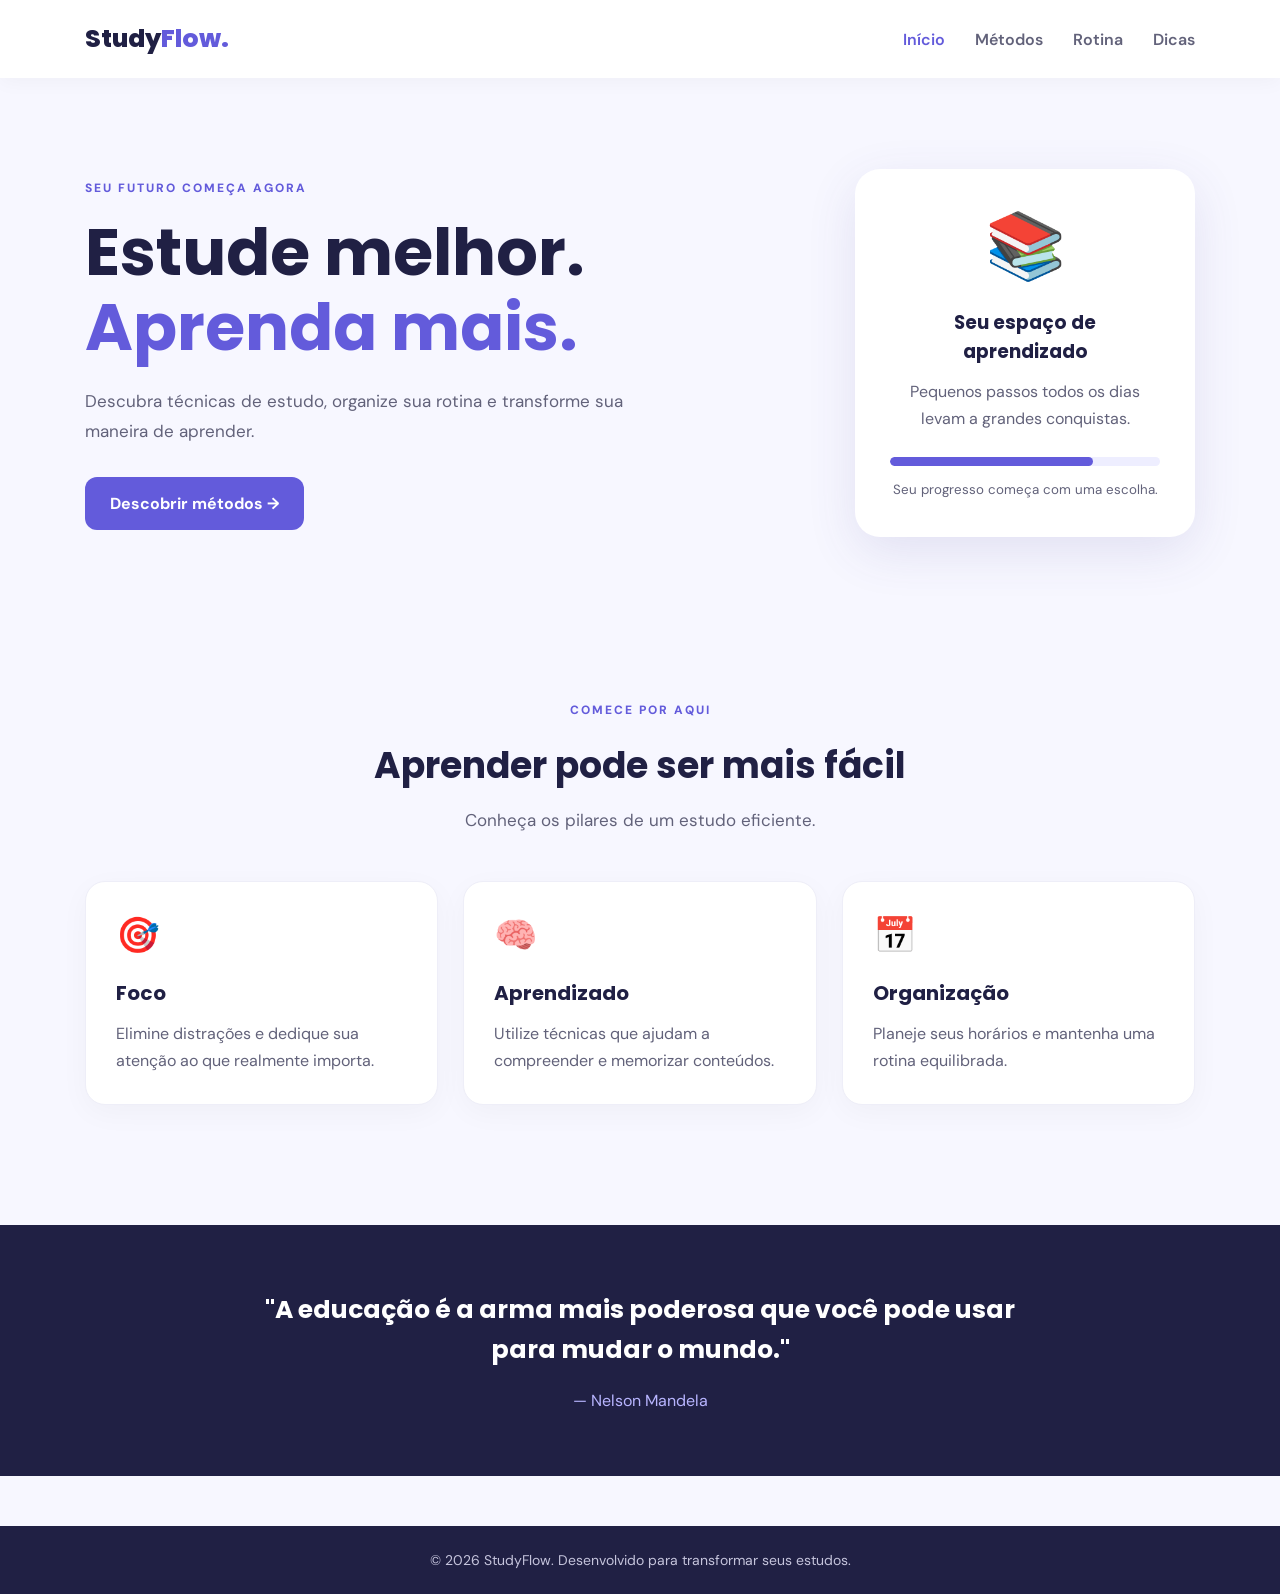
<file: index.html>
<!DOCTYPE html>
<html lang="pt-br">
<head>
    <meta charset="UTF-8">
    <meta name="viewport" content="width=device-width, initial-scale=1.0">
    <title>StudyFlow | Aprenda Melhor</title>
    <link rel="stylesheet" href="style.css">
</head>
<body>

<header>
    <nav class="navbar">
        <a href="index.html" class="logo">Study<span>Flow.</span></a>

        <div class="menu">
            <a href="index.html" class="active">Início</a>
            <a href="metodos.html">Métodos</a>
            <a href="rotina.html">Rotina</a>
            <a href="dicas.html">Dicas</a>
        </div>
    </nav>
</header>

<main>
    <section class="hero">
        <div class="hero-content">
            <span class="tag">SEU FUTURO COMEÇA AGORA</span>
            <h1>Estude melhor.<br><span>Aprenda mais.</span></h1>
            <p>
                Descubra técnicas de estudo, organize sua rotina
                e transforme sua maneira de aprender.
            </p>
            <a href="metodos.html" class="btn">Descobrir métodos →</a>
        </div>

        <div class="hero-card">
            <div class="book-icon">📚</div>
            <h3>Seu espaço de aprendizado</h3>
            <p>Pequenos passos todos os dias levam a grandes conquistas.</p>
            <div class="progress">
                <div></div>
            </div>
            <small>Seu progresso começa com uma escolha.</small>
        </div>
    </section>

    <section class="section">
        <div class="section-title">
            <span class="tag">COMECE POR AQUI</span>
            <h2>Aprender pode ser mais fácil</h2>
            <p>Conheça os pilares de um estudo eficiente.</p>
        </div>

        <div class="cards">
            <div class="card">
                <div class="card-icon">🎯</div>
                <h3>Foco</h3>
                <p>Elimine distrações e dedique sua atenção ao que realmente importa.</p>
            </div>

            <div class="card">
                <div class="card-icon">🧠</div>
                <h3>Aprendizado</h3>
                <p>Utilize técnicas que ajudam a compreender e memorizar conteúdos.</p>
            </div>

            <div class="card">
                <div class="card-icon">📅</div>
                <h3>Organização</h3>
                <p>Planeje seus horários e mantenha uma rotina equilibrada.</p>
            </div>
        </div>
    </section>

    <section class="quote">
        <h2>"A educação é a arma mais poderosa que você pode usar para mudar o mundo."</h2>
        <p>— Nelson Mandela</p>
    </section>
</main>

<footer>
    <p>© 2026 StudyFlow. Desenvolvido para transformar seus estudos.</p>
</footer>

<script src="script.js"></script>
</body>
</html>
</file>
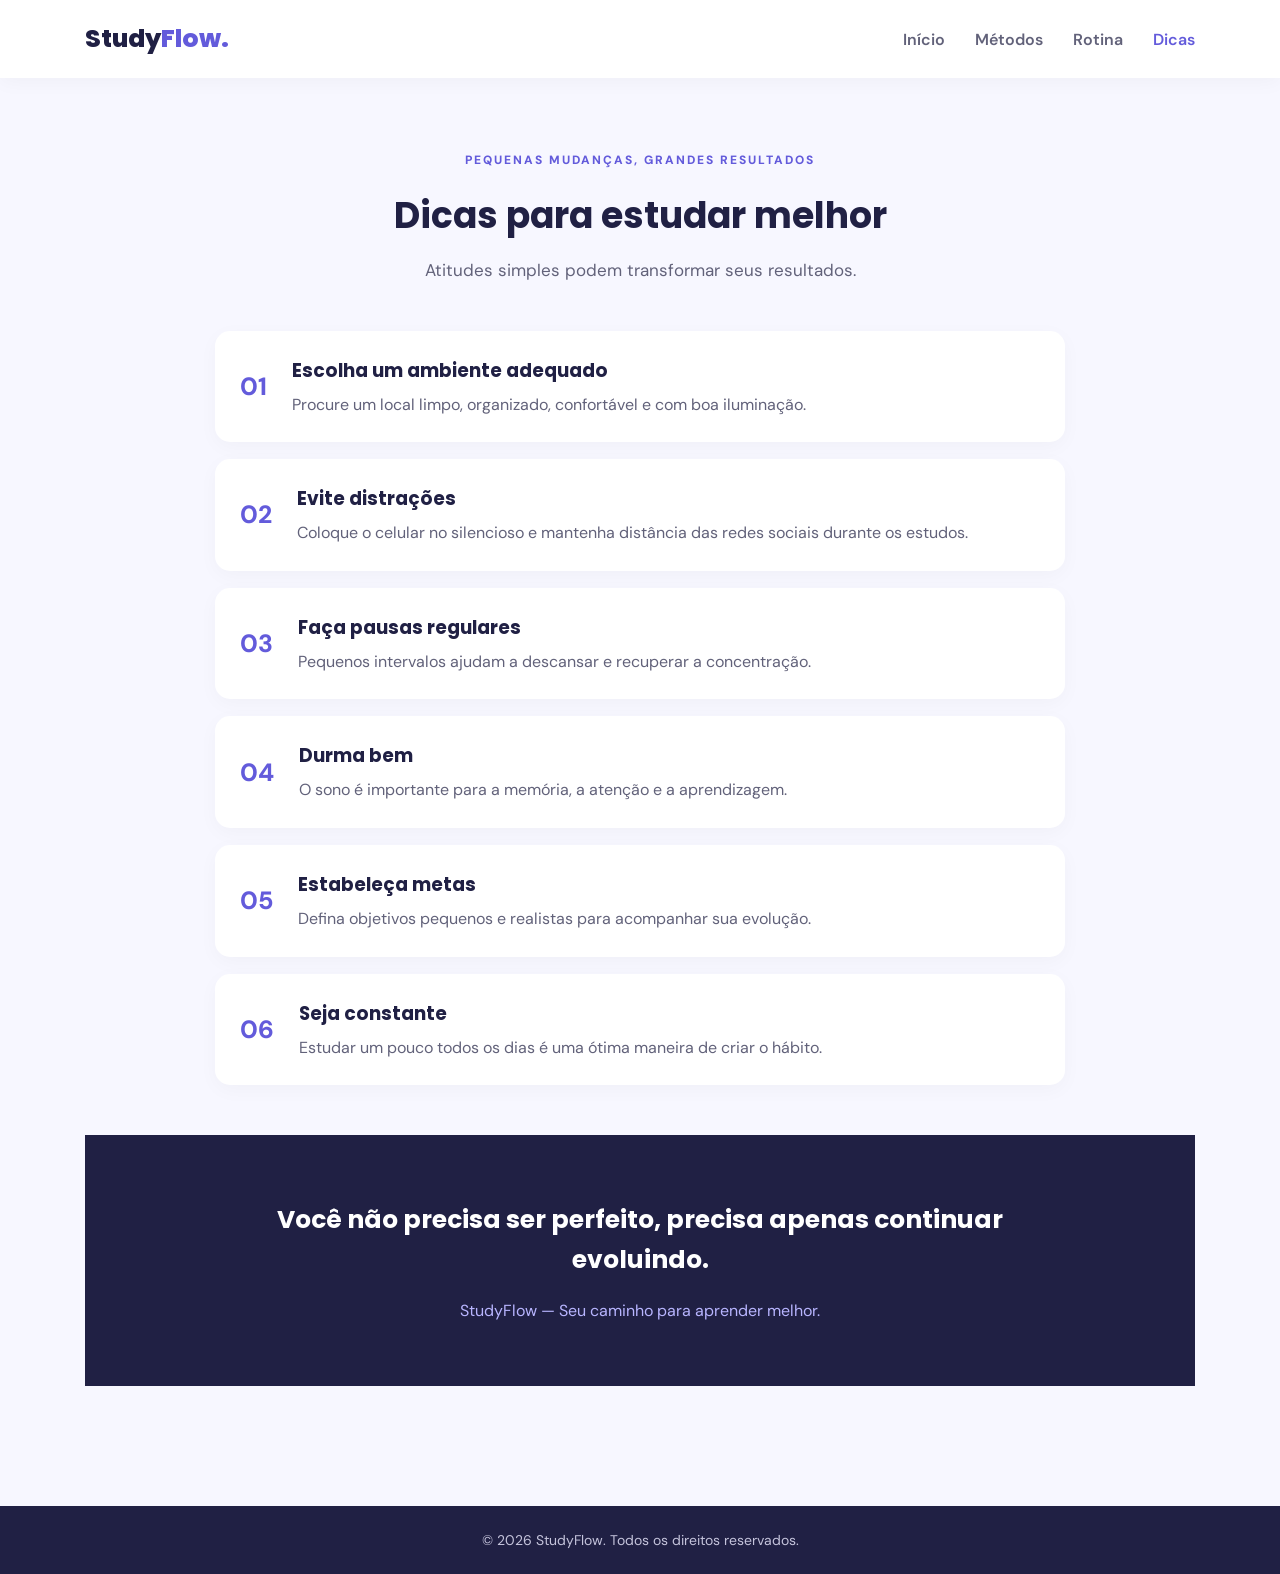
<file: dicas.html>
<!DOCTYPE html>
<html lang="pt-br">
<head>
    <meta charset="UTF-8">
    <meta name="viewport" content="width=device-width, initial-scale=1.0">
    <title>Dicas de Estudo | StudyFlow</title>
    <link rel="stylesheet" href="style.css">
</head>
<body>

<header>
    <nav class="navbar">
        <a href="index.html" class="logo">Study<span>Flow.</span></a>
        <div class="menu">
            <a href="index.html">Início</a>
            <a href="metodos.html">Métodos</a>
            <a href="rotina.html">Rotina</a>
            <a href="dicas.html" class="active">Dicas</a>
        </div>
    </nav>
</header>

<main class="page">
    <div class="section-title">
        <span class="tag">PEQUENAS MUDANÇAS, GRANDES RESULTADOS</span>
        <h1>Dicas para estudar melhor</h1>
        <p>Atitudes simples podem transformar seus resultados.</p>
    </div>

    <div class="tips-list">
        <div class="tip">
            <span>01</span>
            <div>
                <h3>Escolha um ambiente adequado</h3>
                <p>Procure um local limpo, organizado, confortável e com boa iluminação.</p>
            </div>
        </div>

        <div class="tip">
            <span>02</span>
            <div>
                <h3>Evite distrações</h3>
                <p>Coloque o celular no silencioso e mantenha distância das redes sociais durante os estudos.</p>
            </div>
        </div>

        <div class="tip">
            <span>03</span>
            <div>
                <h3>Faça pausas regulares</h3>
                <p>Pequenos intervalos ajudam a descansar e recuperar a concentração.</p>
            </div>
        </div>

        <div class="tip">
            <span>04</span>
            <div>
                <h3>Durma bem</h3>
                <p>O sono é importante para a memória, a atenção e a aprendizagem.</p>
            </div>
        </div>

        <div class="tip">
            <span>05</span>
            <div>
                <h3>Estabeleça metas</h3>
                <p>Defina objetivos pequenos e realistas para acompanhar sua evolução.</p>
            </div>
        </div>

        <div class="tip">
            <span>06</span>
            <div>
                <h3>Seja constante</h3>
                <p>Estudar um pouco todos os dias é uma ótima maneira de criar o hábito.</p>
            </div>
        </div>
    </div>

    <section class="quote">
        <h2>Você não precisa ser perfeito, precisa apenas continuar evoluindo.</h2>
        <p>StudyFlow — Seu caminho para aprender melhor.</p>
    </section>
</main>

<footer>
    <p>© 2026 StudyFlow. Todos os direitos reservados.</p>
</footer>

<script src="script.js"></script>
</body>
</html>
</file>
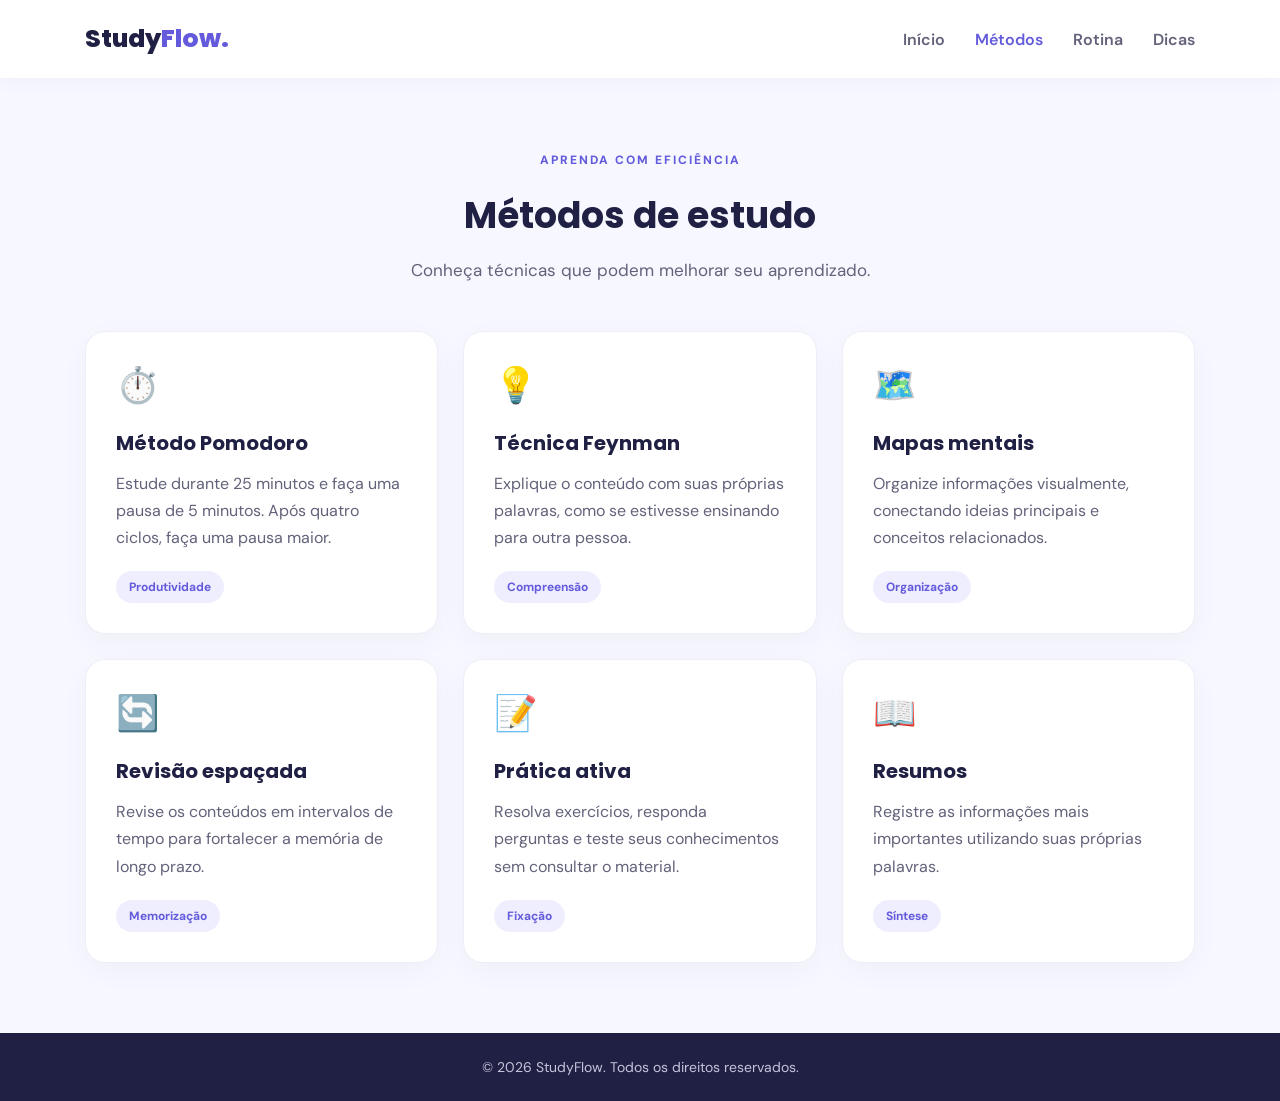
<file: metodos.html>
<!DOCTYPE html>
<html lang="pt-br">
<head>
    <meta charset="UTF-8">
    <meta name="viewport" content="width=device-width, initial-scale=1.0">
    <title>Métodos de Estudo | StudyFlow</title>
    <link rel="stylesheet" href="style.css">
</head>
<body>

<header>
    <nav class="navbar">
        <a href="index.html" class="logo">Study<span>Flow.</span></a>
        <div class="menu">
            <a href="index.html">Início</a>
            <a href="metodos.html" class="active">Métodos</a>
            <a href="rotina.html">Rotina</a>
            <a href="dicas.html">Dicas</a>
        </div>
    </nav>
</header>

<main class="page">
    <div class="section-title">
        <span class="tag">APRENDA COM EFICIÊNCIA</span>
        <h1>Métodos de estudo</h1>
        <p>Conheça técnicas que podem melhorar seu aprendizado.</p>
    </div>

    <div class="cards">
        <div class="card">
            <div class="card-icon">⏱️</div>
            <h3>Método Pomodoro</h3>
            <p>Estude durante 25 minutos e faça uma pausa de 5 minutos. Após quatro ciclos, faça uma pausa maior.</p>
            <span class="card-tag">Produtividade</span>
        </div>

        <div class="card">
            <div class="card-icon">💡</div>
            <h3>Técnica Feynman</h3>
            <p>Explique o conteúdo com suas próprias palavras, como se estivesse ensinando para outra pessoa.</p>
            <span class="card-tag">Compreensão</span>
        </div>

        <div class="card">
            <div class="card-icon">🗺️</div>
            <h3>Mapas mentais</h3>
            <p>Organize informações visualmente, conectando ideias principais e conceitos relacionados.</p>
            <span class="card-tag">Organização</span>
        </div>

        <div class="card">
            <div class="card-icon">🔄</div>
            <h3>Revisão espaçada</h3>
            <p>Revise os conteúdos em intervalos de tempo para fortalecer a memória de longo prazo.</p>
            <span class="card-tag">Memorização</span>
        </div>

        <div class="card">
            <div class="card-icon">📝</div>
            <h3>Prática ativa</h3>
            <p>Resolva exercícios, responda perguntas e teste seus conhecimentos sem consultar o material.</p>
            <span class="card-tag">Fixação</span>
        </div>

        <div class="card">
            <div class="card-icon">📖</div>
            <h3>Resumos</h3>
            <p>Registre as informações mais importantes utilizando suas próprias palavras.</p>
            <span class="card-tag">Síntese</span>
        </div>
    </div>
</main>

<footer>
    <p>© 2026 StudyFlow. Todos os direitos reservados.</p>
</footer>

<script src="script.js"></script>
</body>
</html>
</file>
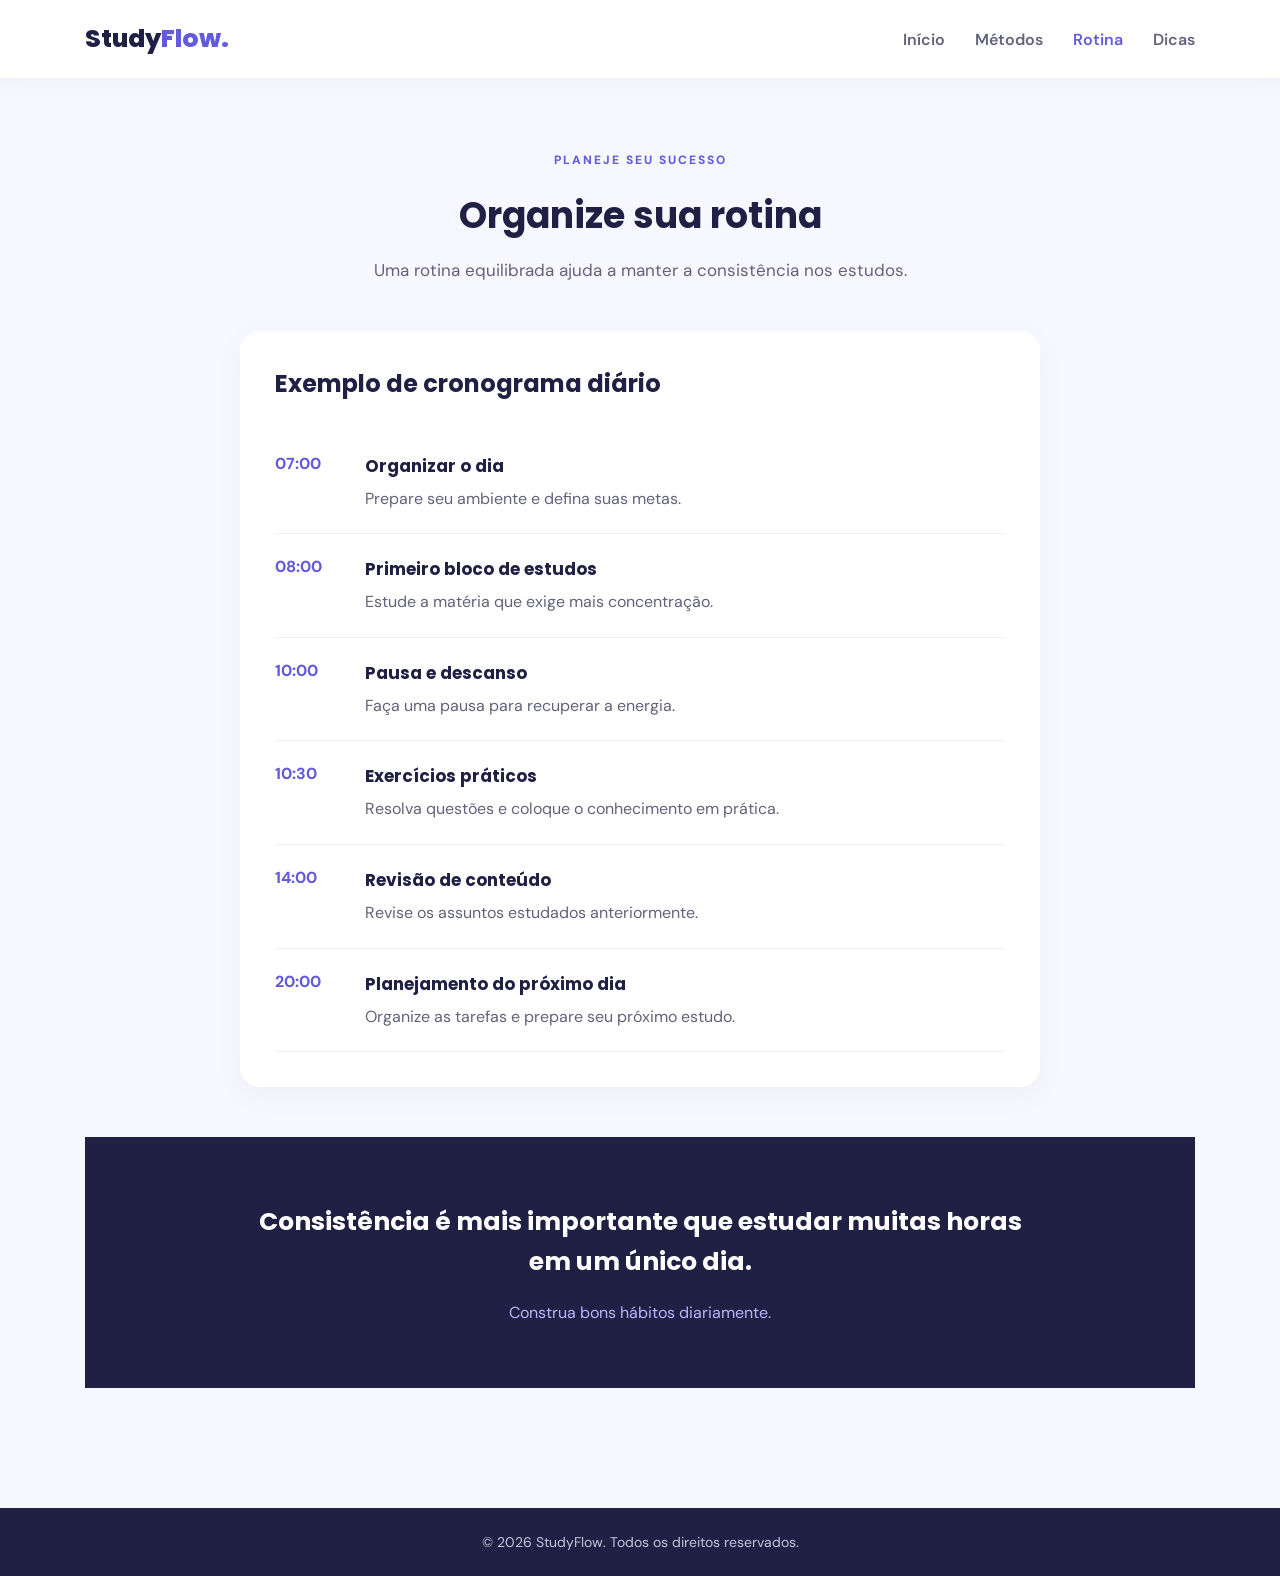
<file: rotina.html>
<!DOCTYPE html>
<html lang="pt-br">
<head>
    <meta charset="UTF-8">
    <meta name="viewport" content="width=device-width, initial-scale=1.0">
    <title>Rotina de Estudos | StudyFlow</title>
    <link rel="stylesheet" href="style.css">
</head>
<body>

<header>
    <nav class="navbar">
        <a href="index.html" class="logo">Study<span>Flow.</span></a>
        <div class="menu">
            <a href="index.html">Início</a>
            <a href="metodos.html">Métodos</a>
            <a href="rotina.html" class="active">Rotina</a>
            <a href="dicas.html">Dicas</a>
        </div>
    </nav>
</header>

<main class="page">
    <div class="section-title">
        <span class="tag">PLANEJE SEU SUCESSO</span>
        <h1>Organize sua rotina</h1>
        <p>Uma rotina equilibrada ajuda a manter a consistência nos estudos.</p>
    </div>

    <section class="schedule">
        <h2>Exemplo de cronograma diário</h2>

        <div class="schedule-item">
            <span>07:00</span>
            <div>
                <h3>Organizar o dia</h3>
                <p>Prepare seu ambiente e defina suas metas.</p>
            </div>
        </div>

        <div class="schedule-item">
            <span>08:00</span>
            <div>
                <h3>Primeiro bloco de estudos</h3>
                <p>Estude a matéria que exige mais concentração.</p>
            </div>
        </div>

        <div class="schedule-item">
            <span>10:00</span>
            <div>
                <h3>Pausa e descanso</h3>
                <p>Faça uma pausa para recuperar a energia.</p>
            </div>
        </div>

        <div class="schedule-item">
            <span>10:30</span>
            <div>
                <h3>Exercícios práticos</h3>
                <p>Resolva questões e coloque o conhecimento em prática.</p>
            </div>
        </div>

        <div class="schedule-item">
            <span>14:00</span>
            <div>
                <h3>Revisão de conteúdo</h3>
                <p>Revise os assuntos estudados anteriormente.</p>
            </div>
        </div>

        <div class="schedule-item">
            <span>20:00</span>
            <div>
                <h3>Planejamento do próximo dia</h3>
                <p>Organize as tarefas e prepare seu próximo estudo.</p>
            </div>
        </div>
    </section>

    <section class="quote">
        <h2>Consistência é mais importante que estudar muitas horas em um único dia.</h2>
        <p>Construa bons hábitos diariamente.</p>
    </section>
</main>

<footer>
    <p>© 2026 StudyFlow. Todos os direitos reservados.</p>
</footer>

<script src="script.js"></script>
</body>
</html>
</file>
<file: style.css>
@import url('https://fonts.googleapis.com/css2?family=DM+Sans:wght@400;500;600;700;800&family=Poppins:wght@500;600;700;800&display=swap');

:root {
    --primary: #635bdb;
    --dark: #202044;
    --light: #f7f7ff;
    --text: #62627a;
    --white: #ffffff;
}

* {
    margin: 0;
    padding: 0;
    box-sizing: border-box;
}

html {
    scroll-behavior: smooth;
}

body {
    font-family: 'DM Sans', sans-serif;
    background: var(--light);
    color: var(--dark);
}

header {
    background: var(--white);
    box-shadow: 0 3px 20px rgba(0,0,0,0.04);
    position: sticky;
    top: 0;
    z-index: 100;
}

.navbar {
    max-width: 1150px;
    margin: auto;
    padding: 20px;
    display: flex;
    justify-content: space-between;
    align-items: center;
}

.logo {
    font-family: 'Poppins', sans-serif;
    font-size: 25px;
    font-weight: 800;
    text-decoration: none;
    color: var(--dark);
}

.logo span {
    color: var(--primary);
}

.menu {
    display: flex;
    gap: 30px;
}

.menu a {
    color: var(--text);
    text-decoration: none;
    font-weight: 600;
    transition: 0.3s;
}

.menu a:hover,
.menu a.active {
    color: var(--primary);
}

.hero {
    max-width: 1150px;
    min-height: 550px;
    margin: auto;
    padding: 70px 20px;
    display: flex;
    align-items: center;
    justify-content: space-between;
    gap: 50px;
}

.hero-content {
    max-width: 570px;
}

.tag {
    display: inline-block;
    color: var(--primary);
    font-size: 12px;
    font-weight: 800;
    letter-spacing: 2px;
    margin-bottom: 20px;
}

h1, h2, h3 {
    font-family: 'Poppins', sans-serif;
}

.hero h1 {
    font-size: clamp(42px, 6vw, 65px);
    line-height: 1.15;
    margin-bottom: 20px;
}

.hero h1 span {
    color: var(--primary);
}

.hero-content p,
.section-title p {
    color: var(--text);
    font-size: 17px;
    line-height: 1.8;
    margin-bottom: 30px;
}

.btn {
    display: inline-block;
    background: var(--primary);
    color: white;
    text-decoration: none;
    padding: 16px 25px;
    border-radius: 12px;
    font-weight: 700;
    transition: 0.3s;
}

.btn:hover {
    background: var(--dark);
    transform: translateY(-3px);
}

.hero-card {
    background: white;
    width: 340px;
    padding: 35px;
    border-radius: 25px;
    box-shadow: 0 15px 50px rgba(70,65,150,0.12);
    text-align: center;
}

.book-icon {
    font-size: 65px;
    margin-bottom: 20px;
}

.hero-card h3 {
    margin-bottom: 12px;
}

.hero-card p,
.hero-card small {
    color: var(--text);
    line-height: 1.7;
}

.progress {
    height: 9px;
    background: #eeeeff;
    border-radius: 20px;
    margin: 25px 0 12px;
    overflow: hidden;
}

.progress div {
    width: 75%;
    height: 100%;
    background: var(--primary);
    border-radius: 20px;
}

.section,
.page {
    max-width: 1150px;
    margin: auto;
    padding: 70px 20px;
}

.section-title {
    text-align: center;
    margin-bottom: 45px;
}

.section-title h1,
.section-title h2 {
    font-size: 36px;
    margin-bottom: 12px;
}

.section-title p {
    margin-bottom: 0;
}

.cards {
    display: grid;
    grid-template-columns: repeat(3, 1fr);
    gap: 25px;
}

.card {
    background: white;
    border-radius: 20px;
    padding: 30px;
    box-shadow: 0 8px 30px rgba(0,0,0,0.035);
    transition: 0.3s;
    border: 1px solid #eeeeF8;
}

.card:hover {
    transform: translateY(-7px);
    box-shadow: 0 15px 35px rgba(99,91,219,0.12);
}

.card-icon {
    font-size: 35px;
    margin-bottom: 20px;
}

.card h3 {
    font-size: 20px;
    margin-bottom: 12px;
}

.card p {
    color: var(--text);
    line-height: 1.7;
}

.card-tag {
    display: inline-block;
    background: #eeeeff;
    color: var(--primary);
    font-size: 12px;
    font-weight: 700;
    padding: 8px 13px;
    border-radius: 20px;
    margin-top: 20px;
}

.quote {
    background: var(--dark);
    color: white;
    text-align: center;
    padding: 65px 25px;
    margin: 50px 0;
}

.quote h2 {
    max-width: 800px;
    margin: auto;
    font-size: 25px;
    line-height: 1.6;
}

.quote p {
    color: #b8b5ff;
    margin-top: 20px;
}

.schedule {
    background: white;
    max-width: 800px;
    margin: auto;
    padding: 35px;
    border-radius: 20px;
    box-shadow: 0 8px 30px rgba(0,0,0,0.04);
}

.schedule h2 {
    margin-bottom: 30px;
}

.schedule-item {
    display: flex;
    gap: 25px;
    padding: 22px 0;
    border-bottom: 1px solid #eeeeF5;
}

.schedule-item > span {
    color: var(--primary);
    font-weight: 800;
    min-width: 65px;
}

.schedule-item h3 {
    font-size: 17px;
    margin-bottom: 7px;
}

.schedule-item p,
.tip p {
    color: var(--text);
    line-height: 1.6;
}

.tips-list {
    max-width: 850px;
    margin: auto;
}

.tip {
    display: flex;
    gap: 25px;
    background: white;
    padding: 25px;
    margin-bottom: 17px;
    border-radius: 15px;
    align-items: center;
    box-shadow: 0 5px 20px rgba(0,0,0,0.03);
}

.tip > span {
    font-size: 25px;
    font-weight: 800;
    color: var(--primary);
}

.tip h3 {
    margin-bottom: 7px;
}

footer {
    background: var(--dark);
    color: #c5c4dc;
    text-align: center;
    padding: 25px;
    font-size: 14px;
}

/* Responsividade */

@media (max-width: 768px) {
    .navbar {
        flex-direction: column;
        gap: 20px;
    }

    .menu {
        gap: 15px;
        flex-wrap: wrap;
        justify-content: center;
    }

    .menu a {
        font-size: 14px;
    }

    .hero {
        flex-direction: column;
        text-align: center;
        padding-top: 55px;
    }

    .hero-card {
        width: 100%;
        max-width: 340px;
    }

    .cards {
        grid-template-columns: 1fr;
    }

    .section-title h1,
    .section-title h2 {
        font-size: 28px;
    }

    .schedule {
        padding: 22px;
    }

    .schedule-item {
        gap: 15px;
    }

    .tip {
        gap: 15px;
        padding: 20px;
    }

    .quote h2 {
        font-size: 20px;
    }
}
</file>
